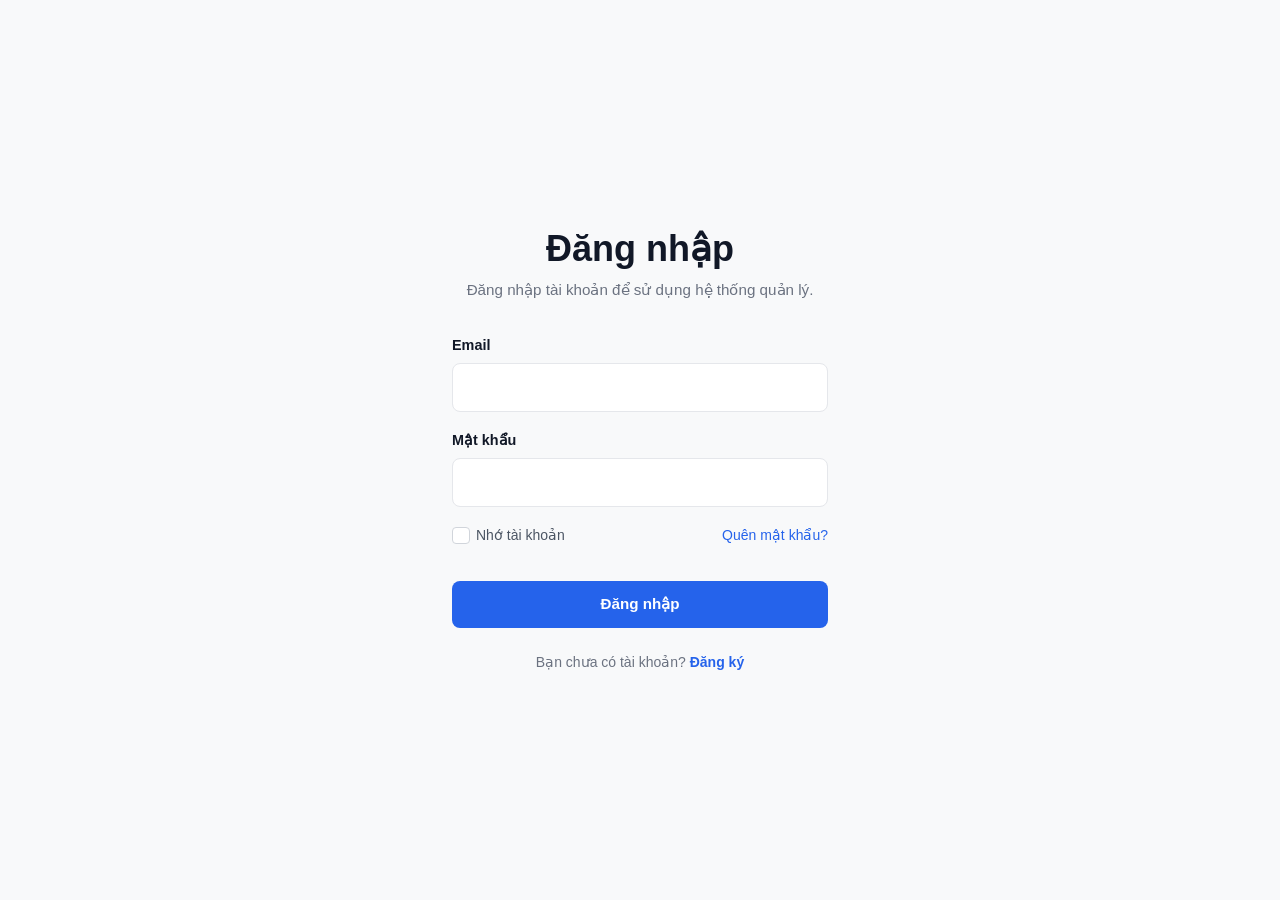
<file: NewProject/Quanlysanpham/Auth/auth.html>
<!DOCTYPE html>
<html lang="vi">

<head>
    <meta charset="UTF-8">
    <meta name="viewport" content="width=device-width, initial-scale=1.0">
    <title>Đăng nhập tài khoản</title>
    <link href="https://cdn.jsdelivr.net/npm/bootstrap@5.3.2/dist/css/bootstrap.min.css" rel="stylesheet">
    <style>
        body {
            background-color: #f8f9fa;
            font-family: -apple-system, BlinkMacSystemFont, "Segoe UI", Roboto, "Helvetica Neue", Arial, sans-serif;
            min-height: 100vh;
            display: flex;
            align-items: center;
            justify-content: center;
        }

        .login-card {
            width: 100%;
            max-width: 440px;
            padding: 2.5rem 2rem;
            border: none;
            background: transparent;
        }

        .login-title {
            font-size: 2.25rem;
            font-weight: 700;
            color: #111827;
            text-align: center;
            margin-bottom: 0.5rem;
        }

        .login-subtitle {
            font-size: 0.95rem;
            color: #6b7280;
            text-align: center;
            margin-bottom: 2rem;
        }

        .form-label {
            font-weight: 600;
            font-size: 0.9rem;
            color: #111827;
            margin-bottom: 0.4rem;
        }

        .form-control {
            padding: 0.75rem 1rem;
            border-radius: 8px;
            border: 1px solid #e5e7eb;
            background-color: #ffffff;
            font-size: 0.95rem;
        }

        .form-control:focus {
            border-color: #2563eb;
            box-shadow: 0 0 0 3px rgba(37, 99, 235, 0.1);
        }

        .form-check-input {
            width: 1.1em;
            height: 1.1em;
            border-radius: 4px;
            border-color: #d1d5db;
        }

        .form-check-label {
            font-size: 0.875rem;
            color: #4b5563;
        }

        .forgot-password {
            font-size: 0.875rem;
            color: #2563eb;
            text-decoration: none;
            font-weight: 500;
        }

        .forgot-password:hover {
            text-decoration: underline;
        }

        .btn-login {
            background-color: #2563eb;
            border: none;
            padding: 0.75rem;
            border-radius: 8px;
            font-weight: 600;
            font-size: 0.95rem;
            margin-top: 1rem;
            transition: background-color 0.2s ease;
        }

        .btn-login:hover {
            background-color: #1d4ed8;
        }

        .register-text {
            font-size: 0.875rem;
            color: #6b7280;
            text-align: center;
            margin-top: 1.5rem;
        }

        .register-link {
            color: #2563eb;
            text-decoration: none;
            font-weight: 600;
        }

        .register-link:hover {
            text-decoration: underline;
        }

        .error-msg {
            color: #dc3545;
            font-size: 0.85rem;
            margin-top: 4px;
            display: none;
        }
    </style>
</head>

<body>

    <div class="login-card">
        <h1 class="login-title">Đăng nhập</h1>
        <p class="login-subtitle">Đăng nhập tài khoản để sử dụng hệ thống quản lý.</p>

        <div id="alertBox" class="alert d-none" role="alert"></div>
        <form id="loginForm" novalidate>
            <div class="mb-3">
                <label for="email" class="form-label">Email</label>
                <input type="email" class="form-control" id="email" name="email" placeholder="">
                <small id="emailError" class="error-msg">Email không được để trống</small>
            </div>

            <div class="mb-3">
                <label for="password" class="form-label">Mật khẩu</label>
                <input type="password" class="form-control" id="password" name="password" placeholder="">
                <small id="passwordError" class="error-msg">Mật khẩu không được để trống</small>
            </div>

            <div class="d-flex justify-content-between align-items-center mb-3">
                <div class="form-check">
                    <input class="form-check-input" type="checkbox" id="rememberMe" name="rememberMe">
                    <label class="form-check-label" for="rememberMe">
                        Nhớ tài khoản
                    </label>
                </div>
                <a href="#" class="forgot-password">Quên mật khẩu?</a>
            </div>

            <button type="submit" class="btn btn-primary w-100 btn-login">Đăng nhập</button>
        </form>

        <div class="register-text">
            Bạn chưa có tài khoản? <a href="register.html" class="register-link">Đăng ký</a>
        </div>
    </div>

    <script src="../data.js"></script>
    <script src="./auth.js"></script>
</body>

</html>
</file>
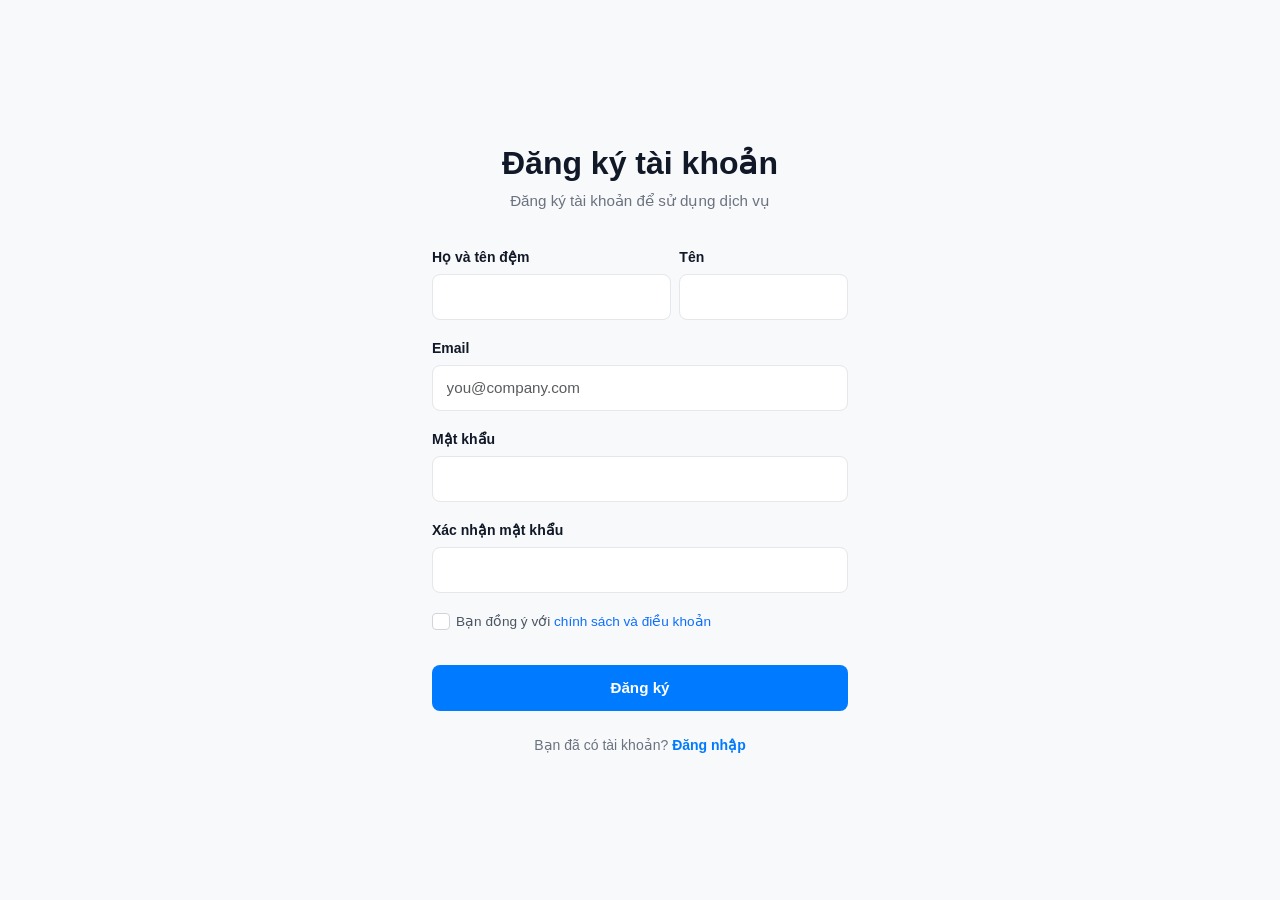
<file: NewProject/Quanlysanpham/Auth/register.html>
<!DOCTYPE html>
<html lang="vi">

<head>
    <meta charset="UTF-8">
    <meta name="viewport" content="width=device-width, initial-scale=1.0">
    <title>Đăng ký tài khoản</title>
    <link href="https://cdn.jsdelivr.net/npm/bootstrap@5.3.2/dist/css/bootstrap.min.css" rel="stylesheet">
    <style>
        body {
            background-color: #f8f9fa;
            font-family: -apple-system, BlinkMacSystemFont, "Segoe UI", Roboto, "Helvetica Neue", Arial, sans-serif;
            min-height: 100vh;
            display: flex;
            align-items: center;
            justify-content: center;
            padding: 2rem 0;
        }

        .register-card {
            width: 100%;
            max-width: 480px;
            padding: 2rem;
            border: none;
            background: transparent;
        }

        .register-title {
            font-size: 2rem;
            font-weight: 700;
            color: #111827;
            text-align: center;
            margin-bottom: 0.5rem;
        }

        .register-subtitle {
            font-size: 0.95rem;
            color: #6b7280;
            text-align: center;
            margin-bottom: 2rem;
        }

        .form-label {
            font-weight: 600;
            font-size: 0.875rem;
            color: #111827;
            margin-bottom: 0.4rem;
        }

        .form-control {
            padding: 0.65rem 0.85rem;
            border-radius: 8px;
            border: 1px solid #e5e7eb;
            background-color: #ffffff;
            font-size: 0.95rem;
        }

        .form-control:focus {
            border-color: #007bff;
            box-shadow: 0 0 0 3px rgba(0, 123, 255, 0.1);
        }

        .form-check-input {
            width: 1.1em;
            height: 1.1em;
            border-radius: 4px;
            border-color: #d1d5db;
        }

        .form-check-label {
            font-size: 0.85rem;
            color: #4b5563;
        }

        .btn-register {
            background-color: #007bff;
            border: none;
            padding: 0.75rem;
            border-radius: 8px;
            font-weight: 600;
            font-size: 0.95rem;
            margin-top: 1rem;
            transition: background-color 0.2s ease;
        }

        .btn-register:hover {
            background-color: #0056b3;
        }

        .login-text {
            font-size: 0.875rem;
            color: #6b7280;
            text-align: center;
            margin-top: 1.5rem;
        }

        .login-link {
            color: #007bff;
            text-decoration: none;
            font-weight: 600;
        }

        .login-link:hover {
            text-decoration: underline;
        }

        .error-msg {
            color: #dc3545;
            font-size: 0.825rem;
            margin-top: 4px;
            display: none;
        }
    </style>
</head>

<body>

    <div class="register-card">
        <h1 class="register-title">Đăng ký tài khoản</h1>
        <p class="register-subtitle">Đăng ký tài khoản để sử dụng dịch vụ</p>

        <div id="alertBox" class="alert d-none" role="alert"></div>

        <form id="registerForm" novalidate>
            <div class="row g-2 mb-3">
                <div class="col-7">
                    <label for="lastName" class="form-label">Họ và tên đệm</label>
                    <input type="text" class="form-control" id="lastName" name="lastName" placeholder="">
                    <small id="lastNameError" class="error-msg">Không được để trống</small>
                </div>
                <div class="col-5">
                    <label for="firstName" class="form-label">Tên</label>
                    <input type="text" class="form-control" id="firstName" name="firstName" placeholder="">
                    <small id="firstNameError" class="error-msg">Không được để trống</small>
                </div>
            </div>

            <div class="mb-3">
                <label for="email" class="form-label">Email</label>
                <input type="email" class="form-control" id="email" name="email" placeholder="you@company.com">
                <small id="emailError" class="error-msg">Email không được để trống</small>
            </div>

            <div class="mb-3">
                <label for="password" class="form-label">Mật khẩu</label>
                <input type="password" class="form-control" id="password" name="password" placeholder="">
                <small id="passwordError" class="error-msg">Mật khẩu không được để trống</small>
            </div>

            <div class="mb-3">
                <label for="confirmPassword" class="form-label">Xác nhận mật khẩu</label>
                <input type="password" class="form-control" id="confirmPassword" name="confirmPassword" placeholder="">
                <small id="confirmPasswordError" class="error-msg">Xác nhận mật khẩu không được để trống</small>
            </div>

            <div class="mb-3 form-check">
                <input class="form-check-input" type="checkbox" id="agreeCheck" name="agreeCheck">
                <label class="form-check-label" for="agreeCheck">
                    Bạn đồng ý với <a href="#" class="text-primary text-decoration-none">chính sách và điều khoản</a>
                </label>
                <div>
                    <small id="agreeError" class="error-msg">Bạn phải đồng ý với chính sách và điều khoản</small>
                </div>
            </div>

            <button type="submit" class="btn btn-primary w-100 btn-register">Đăng ký</button>
        </form>

        <div class="login-text">
            Bạn đã có tài khoản? <a href="auth.html" class="login-link">Đăng nhập</a>
        </div>
    </div>

    <script src="../data.js"></script>
    <script src="./register.js"></script>
</body>

</html>
</file>
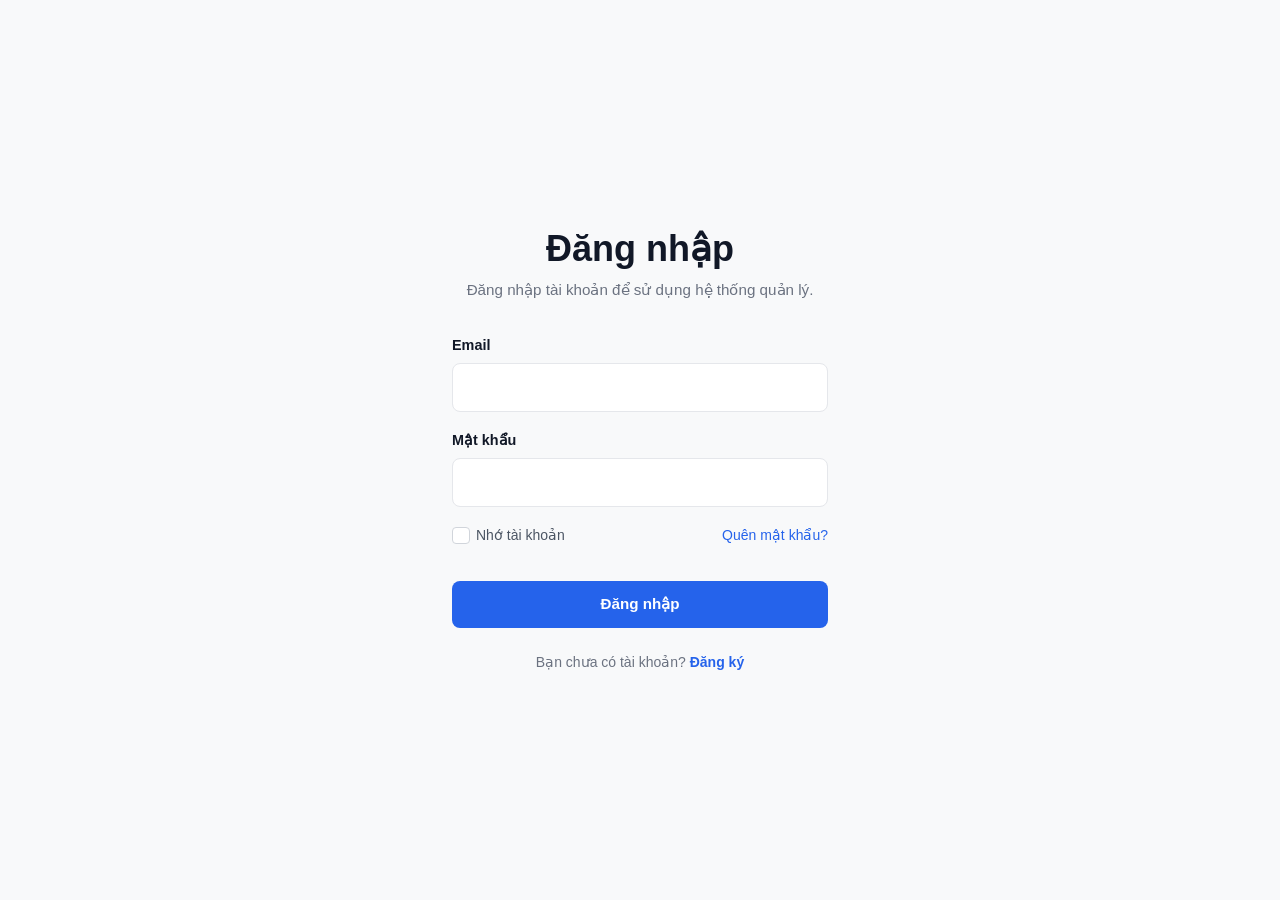
<file: NewProject/Quanlysanpham/Dashboard/categories.html>
<!DOCTYPE html>
<html lang="vi">

<head>
    <meta charset="UTF-8">
    <meta name="viewport" content="width=device-width, initial-scale=1.0">
    <title>Quản lý danh mục sản phẩm</title>
    <link href="https://cdn.jsdelivr.net/npm/bootstrap@5.3.2/dist/css/bootstrap.min.css" rel="stylesheet">
    <link rel="stylesheet" href="https://cdnjs.cloudflare.com/ajax/libs/font-awesome/6.4.2/css/all.min.css">

    <style>
        body {
            background-color: #f4f5f7;
            font-family: -apple-system, BlinkMacSystemFont, "Segoe UI", Roboto, sans-serif;
            margin: 0;
            padding: 0;
            overflow-x: hidden;
        }

        .sidebar {
            width: 240px;
            height: 100vh;
            background-color: #ffffff;
            position: fixed;
            top: 0;
            left: 0;
            border-right: 1px solid #e5e7eb;
            padding: 1.5rem 1rem;
            z-index: 100;
        }

        .brand-logo {
            display: flex;
            align-items: center;
            gap: 10px;
            font-weight: 700;
            font-size: 1.25rem;
            color: #111827;
            margin-bottom: 2rem;
            padding-left: 0.5rem;
        }

        .brand-logo i {
            color: #ff4d4f;
        }

        .sidebar-menu {
            list-style: none;
            padding: 0;
            margin: 0;
        }

        .sidebar-menu li {
            margin-bottom: 0.5rem;
        }

        .sidebar-menu a {
            display: flex;
            align-items: center;
            gap: 12px;
            padding: 0.75rem 1rem;
            color: #4b5563;
            text-decoration: none;
            font-weight: 500;
            border-radius: 8px;
            transition: all 0.2s ease;
        }

        .sidebar-menu a:hover {
            background-color: #f3f4f6;
            color: #111827;
        }

        .sidebar-menu a.active {
            background-color: #e0f2fe;
            color: #0284c7;
            font-weight: 600;
        }

        .main-wrapper {
            margin-left: 240px;
            min-height: 100vh;
            display: flex;
            flex-direction: column;
        }

        .top-header {
            height: 60px;
            background-color: #ffffff;
            border-bottom: 1px solid #e5e7eb;
            display: flex;
            align-items: center;
            justify-content: flex-end;
            padding: 0 2rem;
            gap: 1.5rem;
        }

        .header-icon {
            color: #6b7280;
            font-size: 1.2rem;
            cursor: pointer;
        }

        .avatar-img {
            width: 36px;
            height: 36px;
            border-radius: 50%;
            object-fit: cover;
            cursor: pointer;
        }

        .content-container {
            padding: 2rem;
            flex: 1;
        }

        .card-box {
            background: #ffffff;
            border-radius: 12px;
            padding: 1.5rem 2rem;
            box-shadow: 0 1px 3px rgba(0, 0, 0, 0.05);
        }

        .search-box {
            position: relative;
            max-width: 260px;
        }

        .search-box input {
            padding-right: 35px;
            border-radius: 8px;
            font-size: 0.9rem;
        }

        .search-box i {
            position: absolute;
            right: 12px;
            top: 50%;
            transform: translateY(-50%);
            color: #9ca3af;
        }

        .custom-table {
            width: 100%;
            border-collapse: separate;
            border-spacing: 0;
            margin-top: 1.5rem;
        }

        .custom-table th {
            background-color: #f9fafb;
            color: #6b7280;
            font-weight: 600;
            font-size: 0.85rem;
            padding: 0.85rem 1rem;
            border-bottom: 1px solid #e5e7eb;
            border-top: 1px solid #e5e7eb;
        }

        .custom-table td {
            padding: 1rem;
            vertical-align: middle;
            border-bottom: 1px solid #f3f4f6;
            font-size: 0.9rem;
            color: #1f2937;
        }

        .badge-active {
            background-color: #dcfce7;
            color: #15803d;
            padding: 0.35rem 0.75rem;
            border-radius: 50px;
            font-size: 0.8rem;
            font-weight: 500;
            display: inline-flex;
            align-items: center;
            gap: 6px;
        }

        .badge-active::before {
            content: "";
            width: 6px;
            height: 6px;
            background-color: #15803d;
            border-radius: 50%;
        }

        .badge-inactive {
            background-color: #fee2e2;
            color: #b91c1c;
            padding: 0.35rem 0.75rem;
            border-radius: 50px;
            font-size: 0.8rem;
            font-weight: 500;
            display: inline-flex;
            align-items: center;
            gap: 6px;
        }

        .badge-inactive::before {
            content: "";
            width: 6px;
            height: 6px;
            background-color: #b91c1c;
            border-radius: 50%;
        }

        .btn-action {
            background: none;
            border: none;
            padding: 0.25rem 0.5rem;
            cursor: pointer;
            font-size: 1rem;
            transition: color 0.2s;
        }

        .btn-delete {
            color: #ef4444;
        }

        .btn-edit {
            color: #f59e0b;
        }

        .pagination .page-link {
            border-radius: 6px;
            margin: 0 2px;
            color: #4b5563;
            border-color: #e5e7eb;
            font-size: 0.875rem;
        }

        .pagination .page-item.active .page-link {
            background-color: #2563eb;
            border-color: #2563eb;
            color: #ffffff;
        }

        .modal-content {
            border-radius: 16px;
            border: none;
            padding: 1rem 0.5rem;
            box-shadow: 0 10px 25px rgba(0, 0, 0, 0.1);
        }

        .modal-header {
            border-bottom: none;
            padding-bottom: 0;
        }

        .modal-title {
            font-weight: 700;
            font-size: 1.25rem;
            color: #111827;
        }

        .modal-body .form-label {
            font-weight: 600;
            font-size: 0.875rem;
            color: #374151;
        }

        .modal-body .form-control {
            padding: 0.65rem 0.85rem;
            border-radius: 8px;
            border: 1px solid #d1d5db;
        }

        .modal-body .form-control.is-invalid {
            border-color: #ef4444 !important;
        }

        .error-msg {
            color: #ef4444;
            font-size: 0.8rem;
            margin-top: 4px;
            display: none;
        }

        .modal-footer {
            border-top: none;
            padding-top: 1rem;
        }

        .btn-cancel {
            background-color: #f3f4f6;
            color: #374151;
            border: none;
            font-weight: 600;
            padding: 0.5rem 1.25rem;
            border-radius: 8px;
        }

        .btn-submit {
            background-color: #007bff;
            color: #ffffff;
            border: none;
            font-weight: 600;
            padding: 0.5rem 1.25rem;
            border-radius: 8px;
        }

        .btn-submit:hover {
            background-color: #0056b3;
        }
    </style>
</head>

<body>

    <div class="sidebar">
        <div class="brand-logo">
            <i class="fa-solid fa-fire-flame-curved"></i>
            <span>Ecommerce</span>
        </div>
        <ul class="sidebar-menu">
            <li>
                <a href="analytics.html">
                    <i class="fa-solid fa-house"></i>
                    <span>Thống kê</span>
                </a>
            </li>
            <li>
                <a href="categories.html" class="active">
                    <i class="fa-solid fa-folder"></i>
                    <span>Danh mục</span>
                </a>
            </li>
            <li>
                <a href="product.html">
                    <i class="fa-solid fa-box"></i>
                    <span>Sản phẩm</span>
                </a>
            </li>
        </ul>
    </div>

    <div class="main-wrapper">
        <div class="top-header">
            <i class="fa-regular fa-bell header-icon"></i>
            <div class="d-flex align-items-center gap-2">
                <span id="userName" class="fw-semibold text-dark" style="font-size: 0.9rem;"></span>
                <img id="userAvatar" src="https://i.pravatar.cc/100?img=12" alt="Avatar" class="avatar-img">

                <button id="btnLogout" class="btn btn-sm btn-outline-danger ms-2" title="Đăng xuất">
                    <i class="fa-solid fa-right-from-bracket"></i>
                </button>
            </div>
        </div>

        <div class="content-container">
            <div class="card-box">
                <div class="d-flex justify-content-between align-items-center mb-4">
                    <h2 class="h4 fw-bold text-dark m-0">Danh mục</h2>
                    <button id="btnOpenAddModal" class="btn btn-primary px-3 py-2 fw-semibold"
                        style="background-color: #2563eb; border: none; border-radius: 8px;">
                        Thêm mới danh mục
                    </button>
                </div>

                <div class="d-flex justify-content-end align-items-center gap-2 mb-3">
                    <select id="filterStatus" class="form-select w-auto" style="border-radius: 8px; font-size: 0.9rem;">
                        <option value="all">Tất cả</option>
                        <option value="active">Đang hoạt động</option>
                        <option value="inactive">Ngừng hoạt động</option>
                    </select>

                    <div class="search-box">
                        <input type="text" id="searchCategory" class="form-control"
                            placeholder="Tìm kiếm danh mục theo tên">
                        <i class="fa-solid fa-magnifying-glass"></i>
                    </div>
                </div>

                <div class="table-responsive">
                    <table class="table custom-table">
                        <thead>
                            <tr>
                                <th style="width: 25%;">
                                    Mã danh mục <i class="fa-solid fa-arrow-down-long ms-1"
                                        style="font-size: 0.75rem;"></i>
                                </th>
                                <th style="width: 35%; cursor: pointer;" onclick="handleSortByName()">
                                    Tên danh mục <i id="sortNameIcon" class="fa-solid fa-arrow-down-long ms-1"
                                        style="font-size: 0.75rem;"></i>
                                </th>
                                <th style="width: 20%; text-align: center;">Trạng thái</th>
                                <th style="width: 20%; text-align: center;">Chức năng</th>
                            </tr>
                        </thead>

                        <tbody id="listCategory">

                        </tbody>
                    </table>
                </div>

                

            </div>
        </div>
    </div>


    <div class="modal fade" id="categoryModal" tabindex="-1" aria-hidden="true">
        <div class="modal-dialog modal-dialog-centered">
            <div class="modal-content">
                <div class="modal-header">
                    <h5 class="modal-title" id="modalTitle">Thêm mới danh mục</h5>
                    <button type="button" class="btn-close" data-bs-dismiss="modal" aria-label="Close"></button>
                </div>
                <div class="modal-body">
                    <form id="categoryForm" novalidate>
                        <div class="mb-3">
                            <label for="categoryCode" class="form-label">Mã danh mục <span
                                    class="text-danger">*</span></label>
                            <input type="text" class="form-control" id="categoryCode" name="categoryCode">
                            <small id="codeError" class="error-msg">Mã danh mục không được để trống</small>
                        </div>

                        <div class="mb-3">
                            <label for="categoryTitle" class="form-label">Tên danh mục <span
                                    class="text-danger">*</span></label>
                            <input type="text" class="form-control" id="categoryTitle" name="categoryTitle">
                            <small id="titleError" class="error-msg">Tên danh mục không được để trống</small>
                        </div>

                        <div class="mb-3">
                            <label class="form-label d-block">Trạng thái</label>
                            <div class="form-check form-check-inline">
                                <input class="form-check-input" type="radio" name="statusRadio" id="statusActive"
                                    value="ACTIVE" checked>
                                <label class="form-check-label" for="statusActive">Đang hoạt động</label>
                            </div>
                            <div class="form-check form-check-inline">
                                <input class="form-check-input" type="radio" name="statusRadio" id="statusInactive"
                                    value="INACTIVE">
                                <label class="form-check-label" for="statusInactive">Ngừng hoạt động</label>
                            </div>
                        </div>

                        <div class="modal-footer pe-0 pb-0">
                            <button type="button" class="btn btn-cancel" data-bs-dismiss="modal">Hủy</button>
                            <button type="submit" class="btn btn-submit" id="btnSave">Thêm</button>
                        </div>
                    </form>
                </div>
            </div>
        </div>
    </div>

    <div class="modal fade" id="warningDeleteModal" tabindex="-1" aria-hidden="true">
        <div class="modal-dialog modal-dialog-centered" style="max-width: 400px;">
            <div class="modal-content border-0 p-3 rounded-4">
                <div class="modal-body text-start">
                    <div class="d-inline-flex align-items-center justify-content-center bg-warning bg-opacity-10 text-warning rounded-circle mb-3"
                        style="width: 42px; height: 42px;">
                        <i class="fa-solid fa-triangle-exclamation fs-5"></i>
                    </div>
                    <h5 class="fw-bold mb-2">Không thể xóa!</h5>
                    <p class="text-muted fs-6 mb-4">
                        Danh mục <strong id="warningCategoryName" class="text-dark"></strong> đang chứa sản phẩm. Vui
                        lòng xóa hết sản phẩm thuộc danh mục này trước!
                    </p>
                    <div class="d-flex justify-content-end">
                        <button type="button" class="btn btn-secondary px-4 py-2 rounded-3 fw-medium"
                            data-bs-dismiss="modal">Đóng</button>
                    </div>
                </div>
            </div>
        </div>
    </div>

    <div class="modal fade" id="deleteConfirmModal" tabindex="-1" aria-hidden="true">
        <div class="modal-dialog modal-dialog-centered" style="max-width: 400px;">
            <div class="modal-content border-0 p-3 rounded-4">
                <div class="modal-body text-start">
                    <div class="d-inline-flex align-items-center justify-content-center bg-danger bg-opacity-10 text-danger rounded-circle mb-3"
                        style="width: 42px; height: 42px;">
                        <i class="fa-solid fa-exclamation"></i>
                    </div>
                    <h5 class="fw-bold mb-2 text-dark">Xác nhận</h5>
                    <p class="text-muted fs-6 mb-4">
                        Bạn có chắc chắn muốn xóa danh mục <strong id="deleteCategoryName" class="text-dark"></strong>
                        khỏi hệ thống không?
                    </p>
                    <div class="d-flex justify-content-end gap-2">
                        <button type="button" class="btn btn-light px-4 py-2 border rounded-3 fw-medium"
                            data-bs-dismiss="modal">Hủy</button>
                        <button type="button" id="btnConfirmDeleteCategory"
                            class="btn btn-danger px-4 py-2 rounded-3 fw-medium">Xóa</button>
                    </div>
                </div>
            </div>
        </div>
    </div>

    <div class="toast-container position-fixed top-0 end-0 p-3" style="z-index: 1100;">
        <div id="successToast" class="toast align-items-center text-white border-0 rounded-3 shadow-lg" role="alert"
            aria-live="assertive" aria-atomic="true" style="background-color: #2c3652;">
            <div class="d-flex p-2">
                <div class="toast-body d-flex align-items-center gap-2">
                    <i class="fa-solid fa-circle-check text-success fs-4"></i>
                    <div>
                        <strong class="d-block text-white fw-bold">Thành công</strong>
                        <small class="text-white-50">Thao tác thực hiện thành công</small>
                    </div>
                </div>
                <button type="button" class="btn-close btn-close-white ms-auto me-2 m-auto" data-bs-dismiss="toast"
                    aria-label="Close"></button>
            </div>
        </div>
    </div>

    <script src="https://cdn.jsdelivr.net/npm/bootstrap@5.3.2/dist/js/bootstrap.bundle.min.js"></script>
    <script src="../data.js"></script>
    <script src="./categories.js"></script>
</body>

</html>
</file>
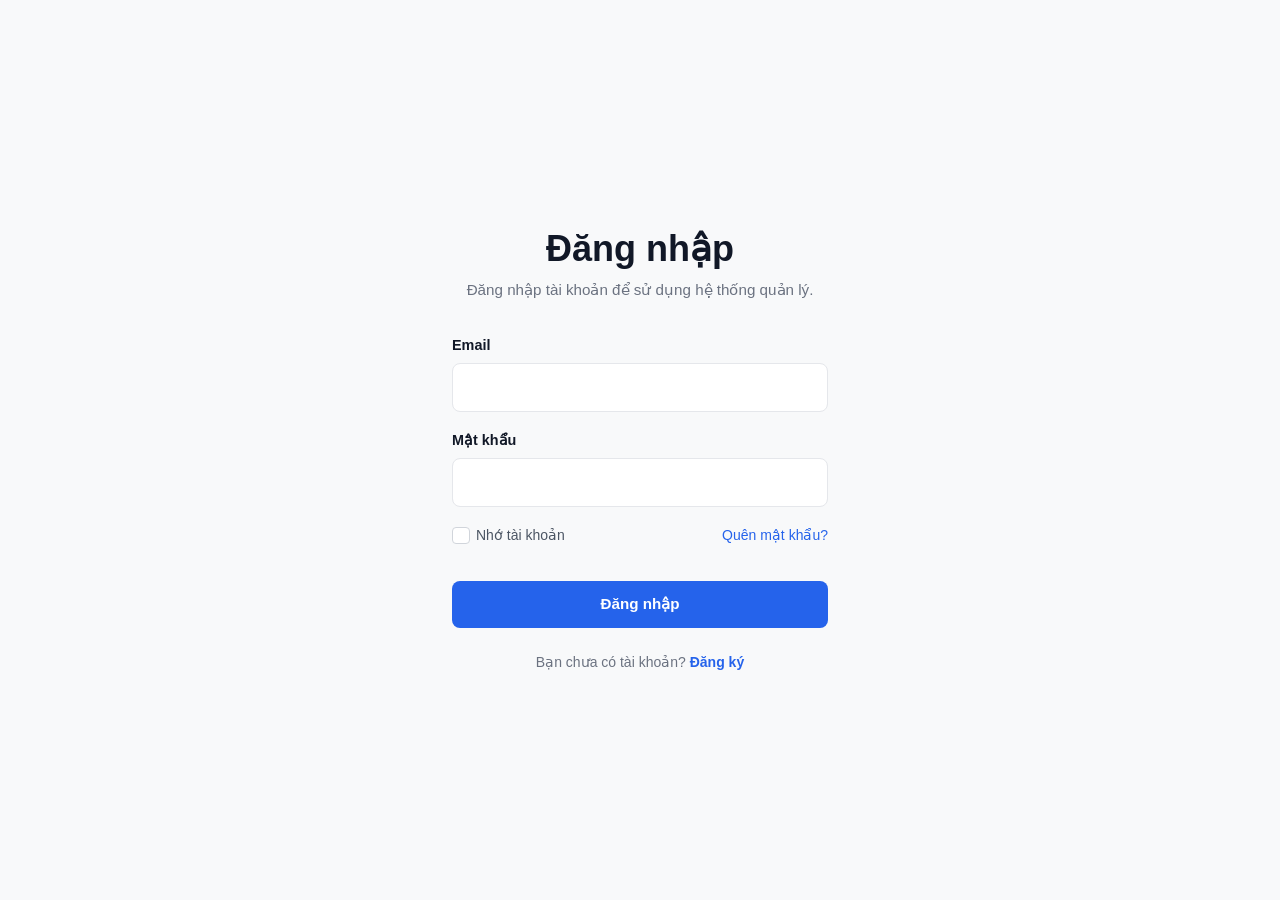
<file: NewProject/Quanlysanpham/Dashboard/product.html>
<!DOCTYPE html>
<html lang="vi">

<head>
    <meta charset="UTF-8">
    <meta name="viewport" content="width=device-width, initial-scale=1.0">
    <title>Quản lý danh sách sản phẩm</title>
    <link href="https://cdn.jsdelivr.net/npm/bootstrap@5.3.2/dist/css/bootstrap.min.css" rel="stylesheet">
    <link rel="stylesheet" href="https://cdnjs.cloudflare.com/ajax/libs/font-awesome/6.4.2/css/all.min.css">

    <style>
        body {
            background-color: #f4f5f7;
            font-family: -apple-system, BlinkMacSystemFont, "Segoe UI", Roboto, sans-serif;
            margin: 0;
            padding: 0;
            overflow-x: hidden;
        }

        .sidebar {
            width: 240px;
            height: 100vh;
            background-color: #ffffff;
            position: fixed;
            top: 0;
            left: 0;
            border-right: 1px solid #e5e7eb;
            padding: 1.5rem 1rem;
            z-index: 100;
        }

        .brand-logo {
            display: flex;
            align-items: center;
            gap: 10px;
            font-weight: 700;
            font-size: 1.25rem;
            color: #111827;
            margin-bottom: 2rem;
            padding-left: 0.5rem;
        }

        .brand-logo i {
            color: #ff4d4f;
        }

        .sidebar-menu {
            list-style: none;
            padding: 0;
            margin: 0;
        }

        .sidebar-menu li {
            margin-bottom: 0.5rem;
        }

        .sidebar-menu a {
            display: flex;
            align-items: center;
            gap: 12px;
            padding: 0.75rem 1rem;
            color: #4b5563;
            text-decoration: none;
            font-weight: 500;
            border-radius: 8px;
            transition: all 0.2s ease;
        }

        .sidebar-menu a:hover {
            background-color: #f3f4f6;
            color: #111827;
        }

        .sidebar-menu a.active {
            background-color: #e0f2fe;
            color: #0284c7;
            font-weight: 600;
        }

        .main-wrapper {
            margin-left: 240px;
            min-height: 100vh;
            display: flex;
            flex-direction: column;
        }

        .top-header {
            height: 60px;
            background-color: #ffffff;
            border-bottom: 1px solid #e5e7eb;
            display: flex;
            align-items: center;
            justify-content: flex-end;
            padding: 0 2rem;
            gap: 1.5rem;
        }

        .header-icon {
            color: #6b7280;
            font-size: 1.2rem;
            cursor: pointer;
        }

        .avatar-img {
            width: 36px;
            height: 36px;
            border-radius: 50%;
            object-fit: cover;
            cursor: pointer;
        }

        .content-container {
            padding: 2rem;
            flex: 1;
        }

        .card-box {
            background: #ffffff;
            border-radius: 12px;
            padding: 1.5rem 2rem;
            box-shadow: 0 1px 3px rgba(0, 0, 0, 0.05);
        }

        .search-box {
            position: relative;
            max-width: 240px;
        }

        .search-box input {
            padding-right: 35px;
            border-radius: 8px;
            font-size: 0.875rem;
        }

        .search-box i {
            position: absolute;
            right: 12px;
            top: 50%;
            transform: translateY(-50%);
            color: #9ca3af;
        }

        .custom-table {
            width: 100%;
            border-collapse: separate;
            border-spacing: 0;
            margin-top: 1.5rem;
        }

        .custom-table th {
            background-color: #f9fafb;
            color: #6b7280;
            font-weight: 600;
            font-size: 0.825rem;
            padding: 0.85rem 0.75rem;
            border-bottom: 1px solid #e5e7eb;
            border-top: 1px solid #e5e7eb;
        }

        .custom-table td {
            padding: 0.95rem 0.75rem;
            vertical-align: middle;
            border-bottom: 1px solid #f3f4f6;
            font-size: 0.875rem;
            color: #1f2937;
        }

        .badge-active {
            background-color: #dcfce7;
            color: #15803d;
            padding: 0.35rem 0.75rem;
            border-radius: 50px;
            font-size: 0.785rem;
            font-weight: 500;
            display: inline-flex;
            align-items: center;
            gap: 6px;
        }

        .badge-active::before {
            content: "";
            width: 6px;
            height: 6px;
            background-color: #15803d;
            border-radius: 50%;
        }

        .badge-inactive {
            background-color: #fee2e2;
            color: #b91c1c;
            padding: 0.35rem 0.75rem;
            border-radius: 50px;
            font-size: 0.785rem;
            font-weight: 500;
            display: inline-flex;
            align-items: center;
            gap: 6px;
        }

        .badge-inactive::before {
            content: "";
            width: 6px;
            height: 6px;
            background-color: #b91c1c;
            border-radius: 50%;
        }

        .btn-action {
            background: none;
            border: none;
            padding: 0.25rem 0.4rem;
            cursor: pointer;
            font-size: 1rem;
            transition: color 0.2s;
        }

        .btn-delete {
            color: #ef4444;
        }

        .btn-edit {
            color: #f59e0b;
        }

        .pagination .page-link {
            border-radius: 6px;
            margin: 0 2px;
            color: #4b5563;
            border-color: #e5e7eb;
            font-size: 0.875rem;
        }

        .pagination .page-item.active .page-link {
            background-color: #2563eb;
            border-color: #2563eb;
            color: #ffffff;
        }

        .modal-content {
            border-radius: 16px;
            border: none;
            padding: 0.5rem;
            box-shadow: 0 10px 25px rgba(0, 0, 0, 0.1);
        }

        .modal-header {
            border-bottom: none;
            padding-bottom: 0;
        }

        .modal-title {
            font-weight: 700;
            font-size: 1.25rem;
            color: #111827;
        }

        .modal-body .form-label {
            font-weight: 600;
            font-size: 0.875rem;
            color: #374151;
        }

        .modal-body .form-control,
        .modal-body .form-select {
            padding: 0.65rem 0.85rem;
            border-radius: 8px;
            border: 1px solid #d1d5db;
        }

        .modal-body .form-control.is-invalid,
        .modal-body .form-select.is-invalid {
            border-color: #ef4444 !important;
        }

        .error-msg {
            color: #ef4444;
            font-size: 0.8rem;
            margin-top: 4px;
            display: none;
        }

        .modal-footer {
            border-top: none;
            padding-top: 1rem;
        }

        .btn-cancel {
            background-color: #f3f4f6;
            color: #374151;
            border: none;
            font-weight: 600;
            padding: 0.5rem 1.25rem;
            border-radius: 8px;
        }

        .btn-submit {
            background-color: #007bff;
            color: #ffffff;
            border: none;
            font-weight: 600;
            padding: 0.5rem 1.25rem;
            border-radius: 8px;
        }
    </style>
</head>

<body>

    <div class="sidebar">
        <div class="brand-logo">
            <i class="fa-solid fa-fire-flame-curved"></i>
            <span>Ecommerce</span>
        </div>
        <ul class="sidebar-menu">
            <li>
                <a href="analytics.html">
                    <i class="fa-solid fa-house"></i>
                    <span>Thống kê</span>
                </a>
            </li>
            <li>
                <a href="categories.html">
                    <i class="fa-solid fa-folder"></i>
                    <span>Danh mục</span>
                </a>
            </li>
            <li>
                <a href="product.html" class="active">
                    <i class="fa-solid fa-box"></i>
                    <span>Sản phẩm</span>
                </a>
            </li>
        </ul>
    </div>

    <div class="main-wrapper">
        <div class="top-header">
            <i class="fa-regular fa-bell header-icon"></i>
            <div class="d-flex align-items-center gap-2">
                <span id="userName" class="fw-semibold text-dark" style="font-size: 0.9rem;"></span>
                <img id="userAvatar" src="https://i.pravatar.cc/100?img=12" alt="Avatar" class="avatar-img">
                <button id="btnLogout" class="btn btn-sm btn-outline-danger ms-2" title="Đăng xuất">
                    <i class="fa-solid fa-right-from-bracket"></i>
                </button>
            </div>
        </div>

        <div class="content-container">
            <div class="card-box">
                <div class="d-flex justify-content-between align-items-center mb-4">
                    <h2 class="h4 fw-bold text-dark m-0">Sản phẩm</h2>
                    <button id="btnOpenAddModal" class="btn btn-primary px-3 py-2 fw-semibold"
                        style="background-color: #2563eb; border: none; border-radius: 8px;">
                        Thêm mới sản phẩm
                    </button>
                </div>

                <div class="d-flex justify-content-end align-items-center gap-2 mb-3">
                    <select id="filterCategory" class="form-select w-auto"
                        style="border-radius: 8px; font-size: 0.875rem;">
                        <option value="all">Lọc theo danh mục</option>
                    </select>

                    <select id="filterStatus" class="form-select w-auto"
                        style="border-radius: 8px; font-size: 0.875rem;">
                        <option value="all">Lọc theo trạng thái</option>
                        <option value="active">Đang hoạt động</option>
                        <option value="inactive">Ngừng hoạt động</option>
                    </select>

                    <div class="search-box">
                        <input type="text" id="searchProduct" class="form-control"
                            placeholder="Tìm kiếm sản phẩm theo tên">
                        <i class="fa-solid fa-magnifying-glass"></i>
                    </div>
                </div>

                <div class="table-responsive">
                    <table class="table custom-table">
                        <thead>
                            <tr>
                                <th style="width: 12%;">Mã sản phẩm</th>
                                <th style="width: 22%; cursor: pointer;" onclick="handleSortByName()">
                                    Tên sản phẩm <i id="sortNameIcon" class="fa-solid fa-arrow-down-long ms-1"
                                        style="font-size: 0.75rem;"></i>
                                </th>
                                <th style="width: 16%;">Giá</th>
                                <th style="width: 10%;">Số lượng</th>
                                <th style="width: 10%;">Giảm giá</th>
                                <th style="width: 18%; text-align: center;">Trạng thái</th>
                                <th style="width: 12%; text-align: center;">Chức năng</th>
                            </tr>
                        </thead>
                        <tbody id="listProduct">
                        </tbody>
                    </table>
                </div>


            </div>
        </div>
    </div>

    <div class="modal fade" id="productModal" tabindex="-1" aria-hidden="true">
        <div class="modal-dialog modal-dialog-centered modal-lg">
            <div class="modal-content">
                <div class="modal-header">
                    <h5 class="modal-title" id="modalTitle">Thêm mới sản phẩm</h5>
                    <button type="button" class="btn-close" data-bs-dismiss="modal" aria-label="Close"></button>
                </div>
                <div class="modal-body">
                    <form id="productForm" novalidate>
                        <div class="row g-3 mb-3">
                            <div class="col-md-6">
                                <label for="productCode" class="form-label">Mã sản phẩm <span
                                        class="text-danger">*</span></label>
                                <input type="text" class="form-control" id="productCode" name="productCode">
                                <small id="codeError" class="text-danger" style="display: none;">Mã sản phẩm không được
                                    để trống</small>
                            </div>
                            <div class="col-md-6">
                                <label for="productName" class="form-label">Tên sản phẩm <span
                                        class="text-danger">*</span></label>
                                <input type="text" class="form-control" id="productName" name="productName">
                                <small id="nameError" class="text-danger" style="display: none;">Tên sản phẩm không được
                                    để trống</small>
                            </div>
                        </div>

                        <div class="row g-3 mb-3">
                            <div class="col-md-6">
                                <label for="categorySelectModal" class="form-label">Danh mục <span
                                        class="text-danger">*</span></label>
                                <select class="form-select" id="categorySelectModal" name="categoryId">
                                </select>
                                <small id="categoryError" class="text-danger" style="display: none;">Vui lòng chọn danh
                                    mục</small>
                            </div>
                            <div class="col-md-6">
                                <label class="form-label d-block">Trạng thái</label>
                                <div class="form-check form-check-inline mt-1">
                                    <input class="form-check-input" type="radio" name="statusRadio" id="statusActive"
                                        value="ACTIVE" checked>
                                    <label class="form-check-label" for="statusActive">Đang hoạt động</label>
                                </div>
                                <div class="form-check form-check-inline mt-1">
                                    <input class="form-check-input" type="radio" name="statusRadio" id="statusInactive"
                                        value="INACTIVE">
                                    <label class="form-check-label" for="statusInactive">Ngừng hoạt động</label>
                                </div>
                            </div>
                        </div>

                        <div class="row g-3 mb-3">
                            <div class="col-md-4">
                                <label for="stock" class="form-label">Số lượng</label>
                                <input type="number" class="form-control" id="stock" name="stock" value="1">
                            </div>
                            <div class="col-md-4">
                                <label for="price" class="form-label">Giá</label>
                                <input type="number" class="form-control" id="price" name="price"
                                    placeholder="10000000">
                            </div>
                            <div class="col-md-4">
                                <label for="discount" class="form-label">Giảm giá (%)</label>
                                <input type="number" class="form-control" id="discount" name="discount"
                                    placeholder="10">
                            </div>
                        </div>

                        <div class="mb-3">
                            <label for="image" class="form-label">Hình ảnh <span class="text-danger">*</span></label>
                            <input type="text" class="form-control" id="image" name="image"
                                placeholder="https://domain.com/image.jpg">
                            <small id="imageError" class="error-msg">Hình ảnh không được để trống</small>
                        </div>

                        <div class="mb-3">
                            <label for="description" class="form-label">Chi tiết sản phẩm</label>
                            <textarea class="form-control" id="description" name="description" rows="3"></textarea>
                        </div>

                        <div class="modal-footer pe-0 pb-0">
                            <button type="button" class="btn btn-cancel" data-bs-dismiss="modal">Hủy</button>
                            <button type="submit" class="btn btn-submit" id="btnSave">Thêm</button>
                        </div>
                    </form>
                </div>
            </div>
        </div>
    </div>

    <div class="modal fade" id="deleteConfirmModal" tabindex="-1" aria-hidden="true">
        <div class="modal-dialog modal-dialog-centered" style="max-width: 400px;">
            <div class="modal-content border-0 p-3 rounded-4">
                <div class="modal-body text-start">
                    <div class="d-inline-flex align-items-center justify-content-center bg-danger bg-opacity-10 text-danger rounded-circle mb-3"
                        style="width: 42px; height: 42px;">
                        <i class="fa-solid fa-exclamation"></i>
                    </div>
                    <h5 class="fw-bold mb-2">Xác nhận</h5>
                    <p class="text-muted fs-6 mb-4">
                        Bạn có chắc chắn muốn xóa sản phẩm <strong id="deleteProductName" class="text-dark"></strong>
                        khỏi hệ thống không?
                    </p>
                    <div class="d-flex justify-content-end gap-2">
                        <button type="button" class="btn btn-light px-4 py-2 border rounded-3 fw-medium"
                            data-bs-dismiss="modal">Hủy</button>
                        <button type="button" id="btnConfirmDelete"
                            class="btn btn-danger px-4 py-2 rounded-3 fw-medium">Xóa</button>
                    </div>
                </div>
            </div>
        </div>
    </div>

    <div class="toast-container position-fixed top-0 end-0 p-3" style="z-index: 1100;">
        <div id="successToast" class="toast align-items-center text-white border-0 rounded-3 shadow-lg" role="alert"
            aria-live="assertive" aria-atomic="true" style="background-color: #2c3652;">
            <div class="d-flex p-2">
                <div class="toast-body d-flex align-items-center gap-2">
                    <i class="fa-solid fa-circle-check text-success fs-4"></i>
                    <div>
                        <strong class="d-block text-white fw-bold">Thành công</strong>
                        <small class="text-white-50">Thao tác thực hiện thành công</small>
                    </div>
                </div>
                <button type="button" class="btn-close btn-close-white ms-auto me-2 m-auto" data-bs-dismiss="toast"
                    aria-label="Close"></button>
            </div>
        </div>
    </div>

    <script src="https://cdn.jsdelivr.net/npm/bootstrap@5.3.2/dist/js/bootstrap.bundle.min.js"></script>
    <script src="../data.js"></script>
    <script src="./product.js"></script>
</body>

</html>
</file>
